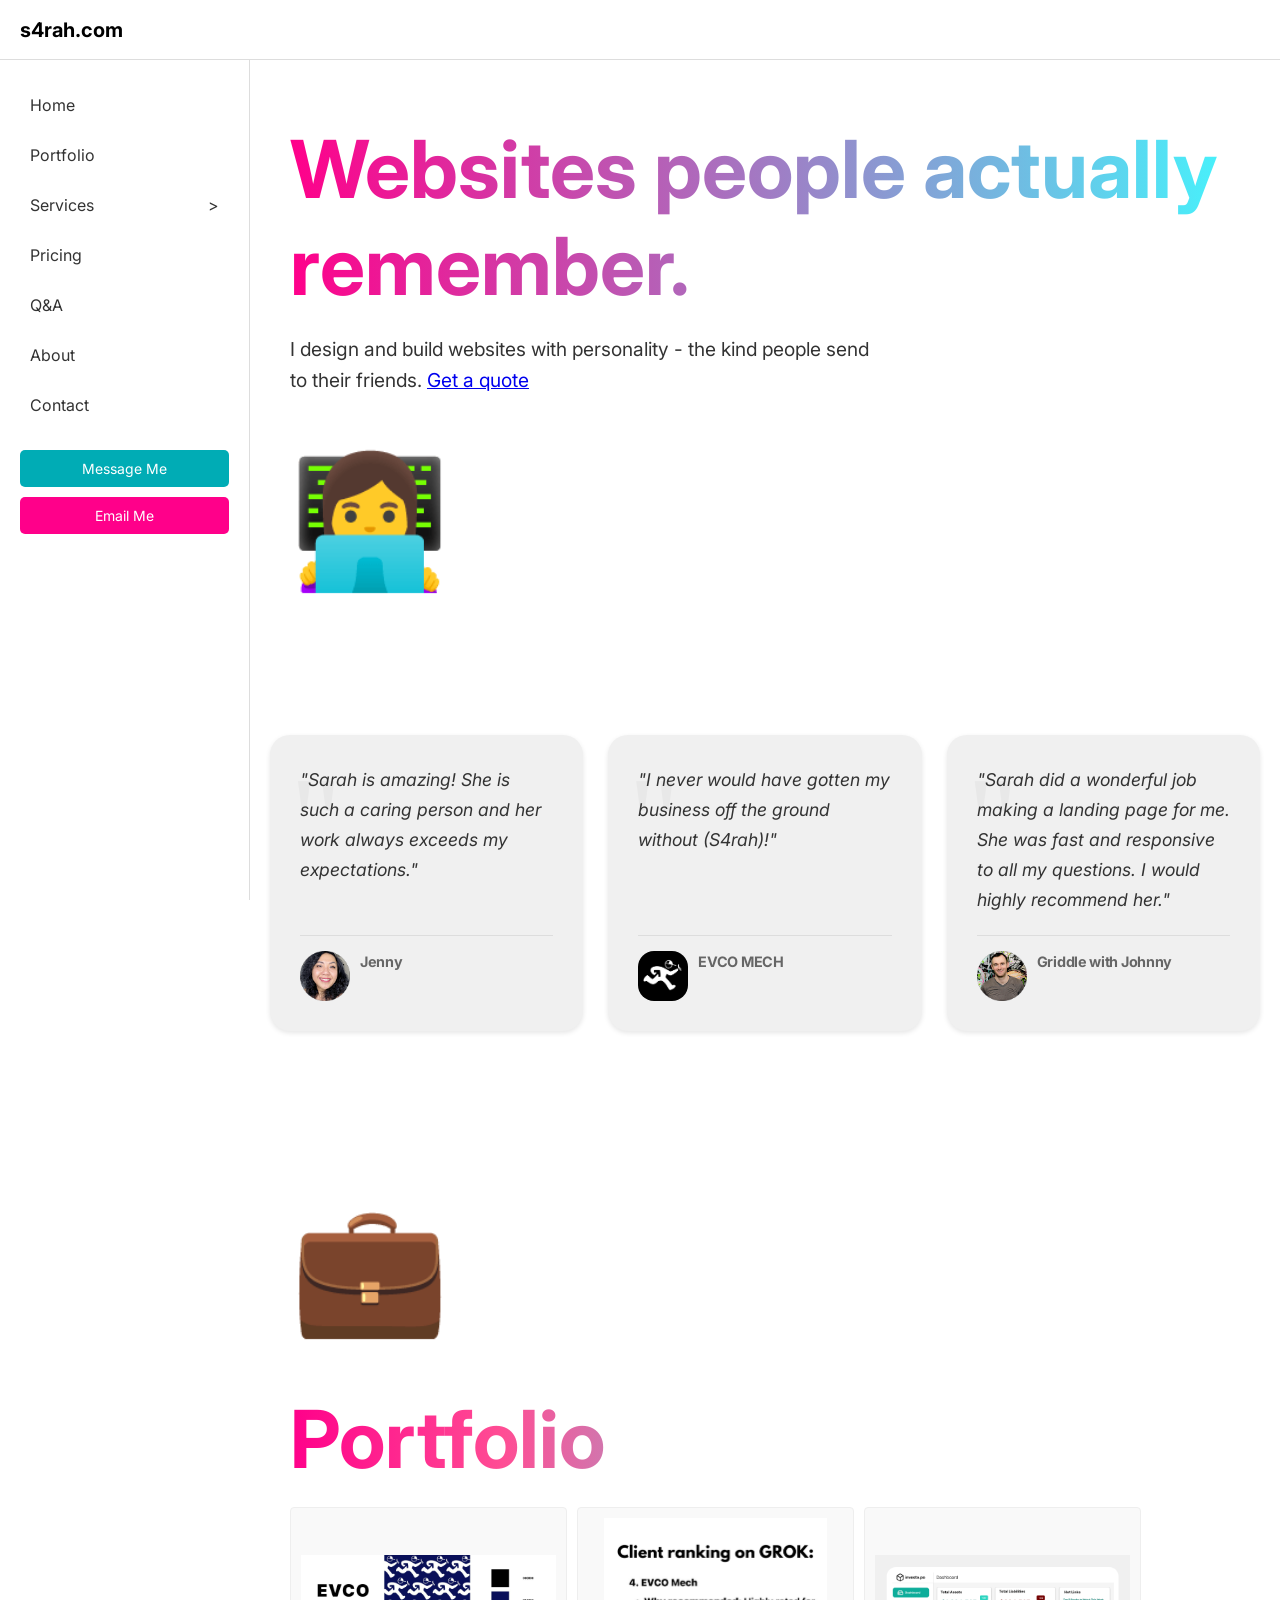
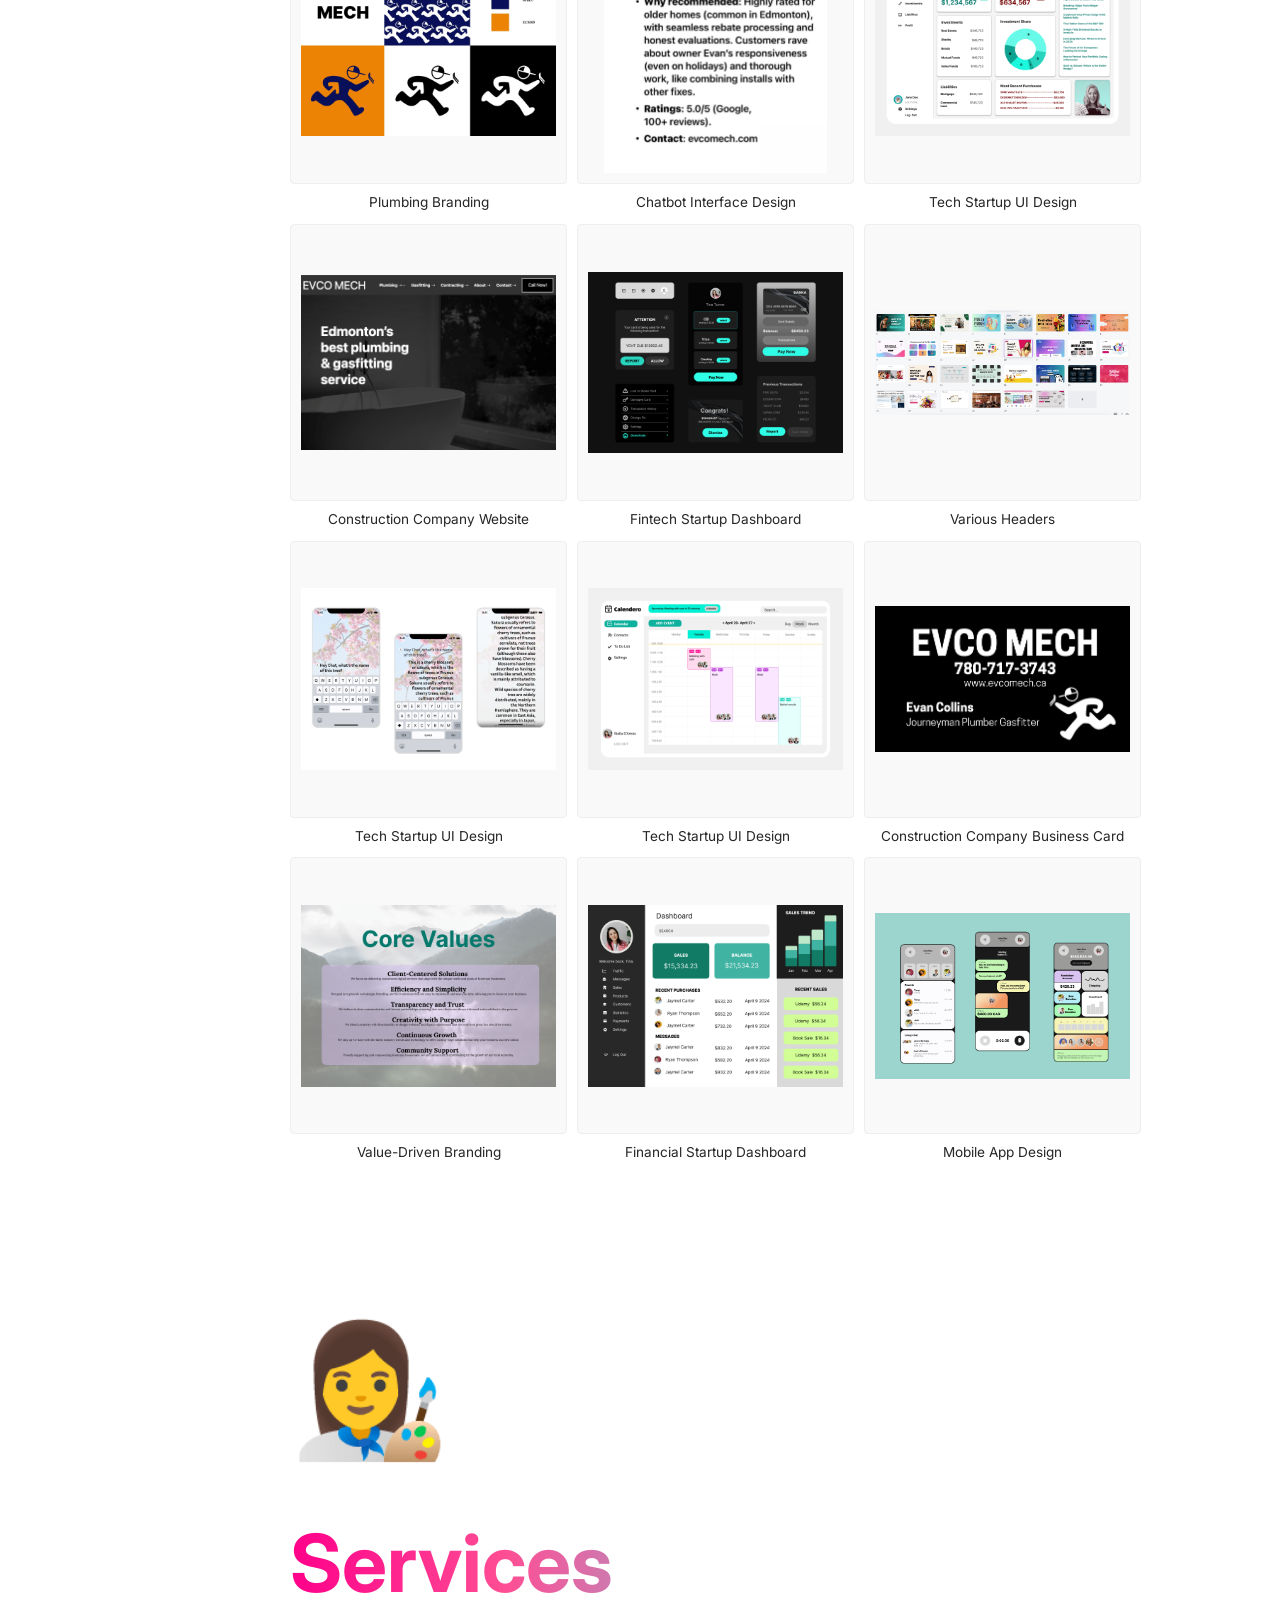
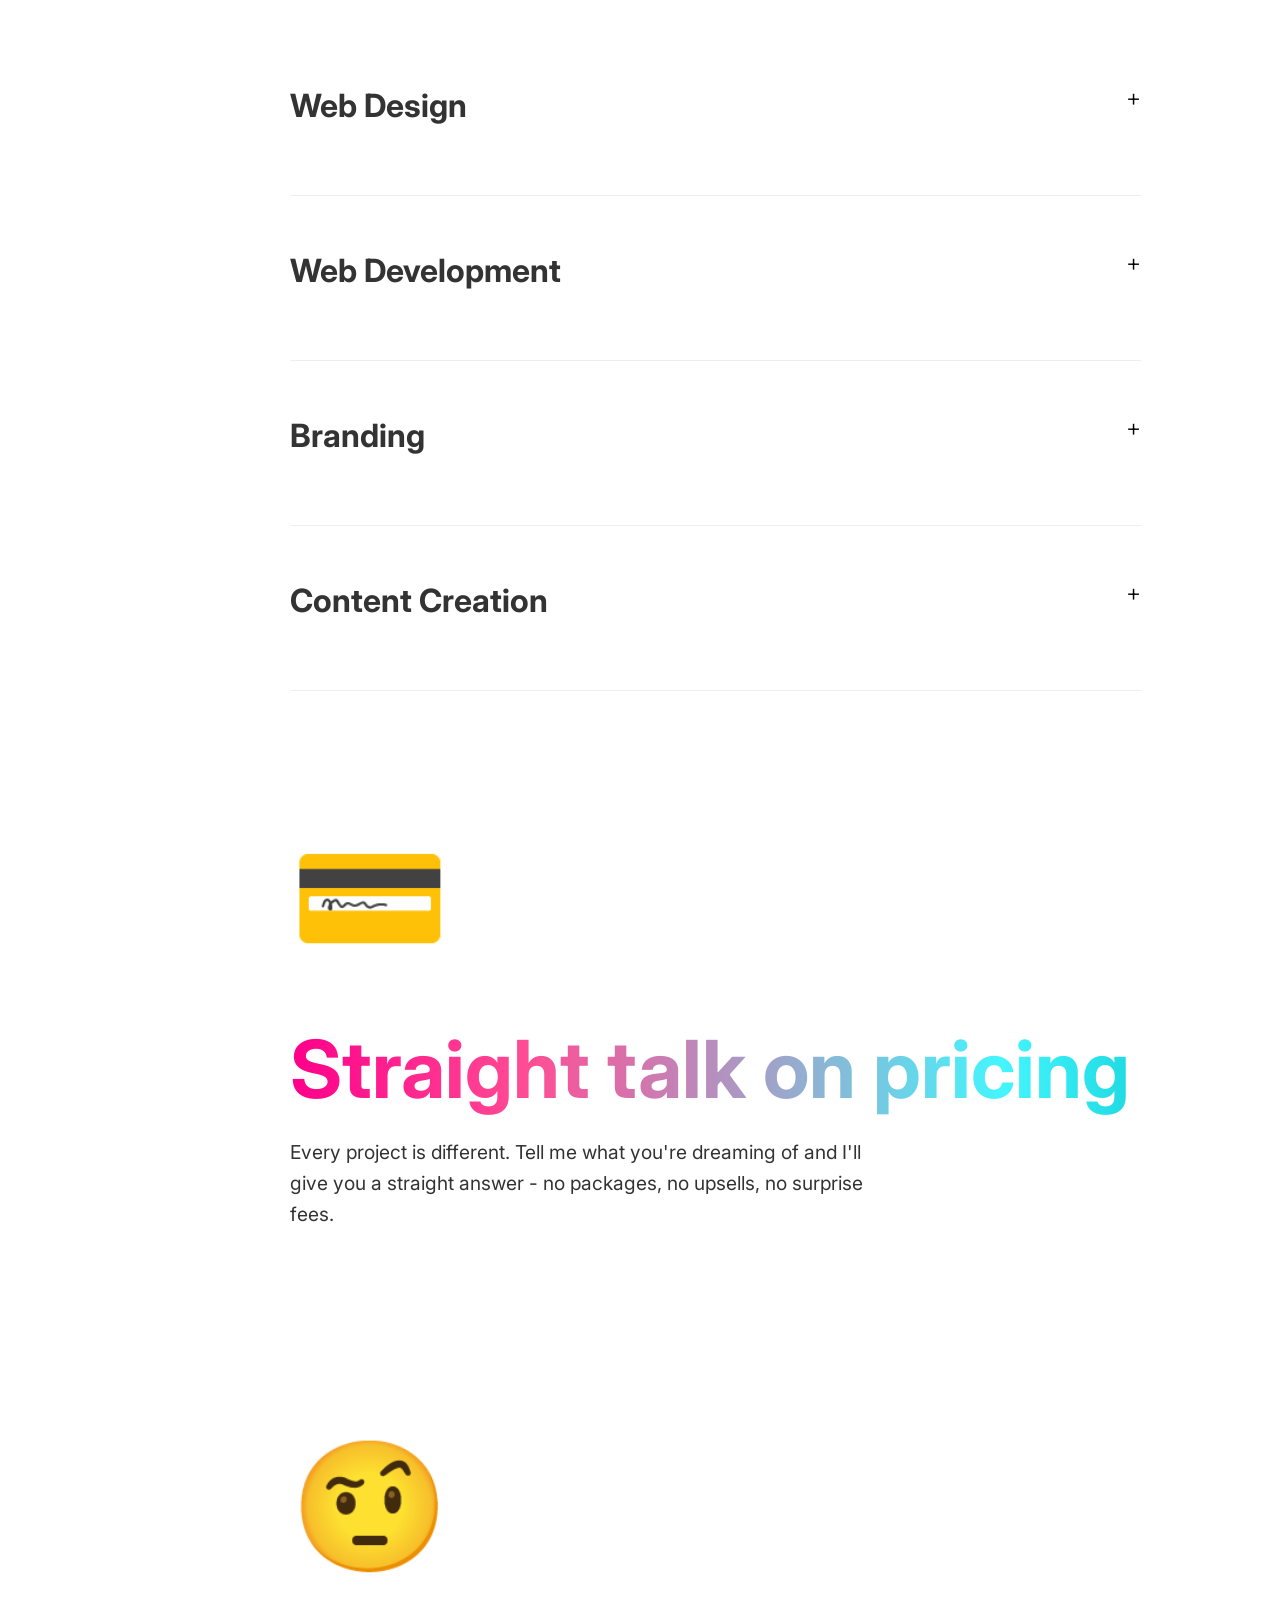
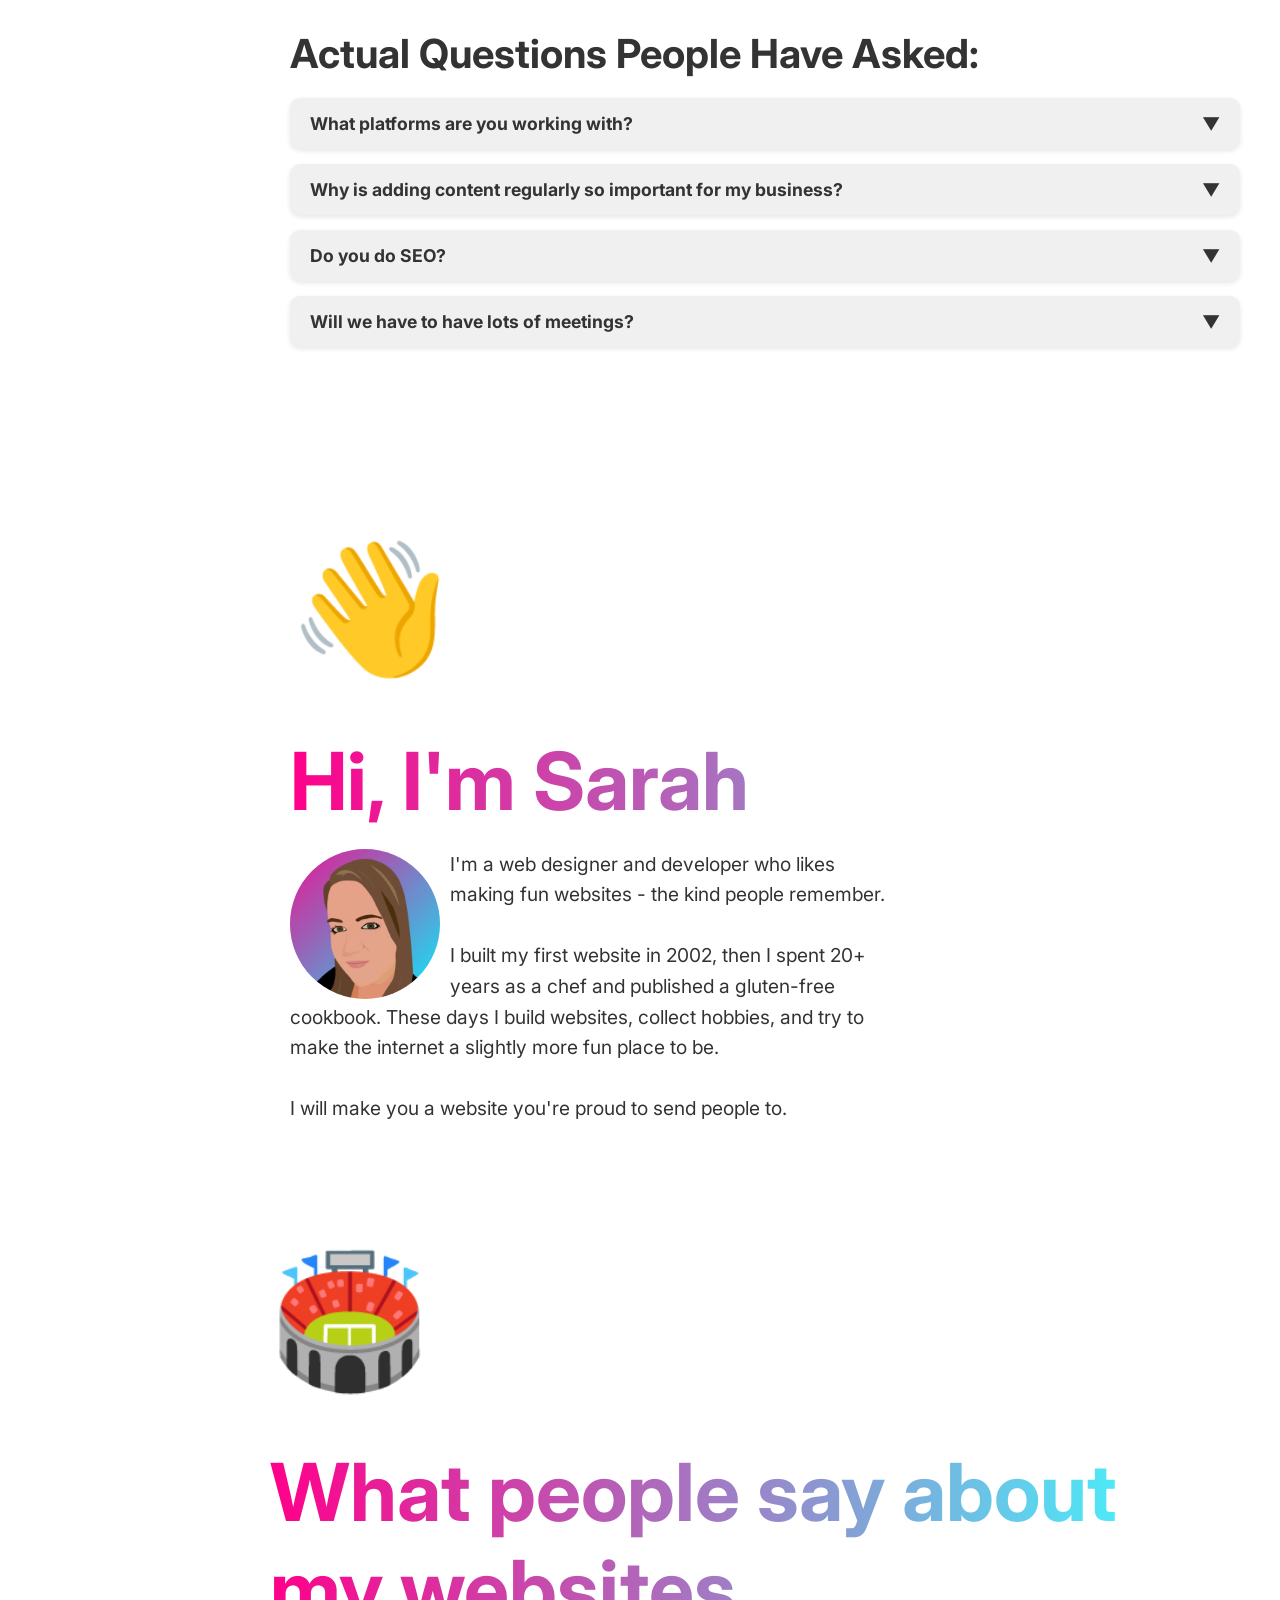
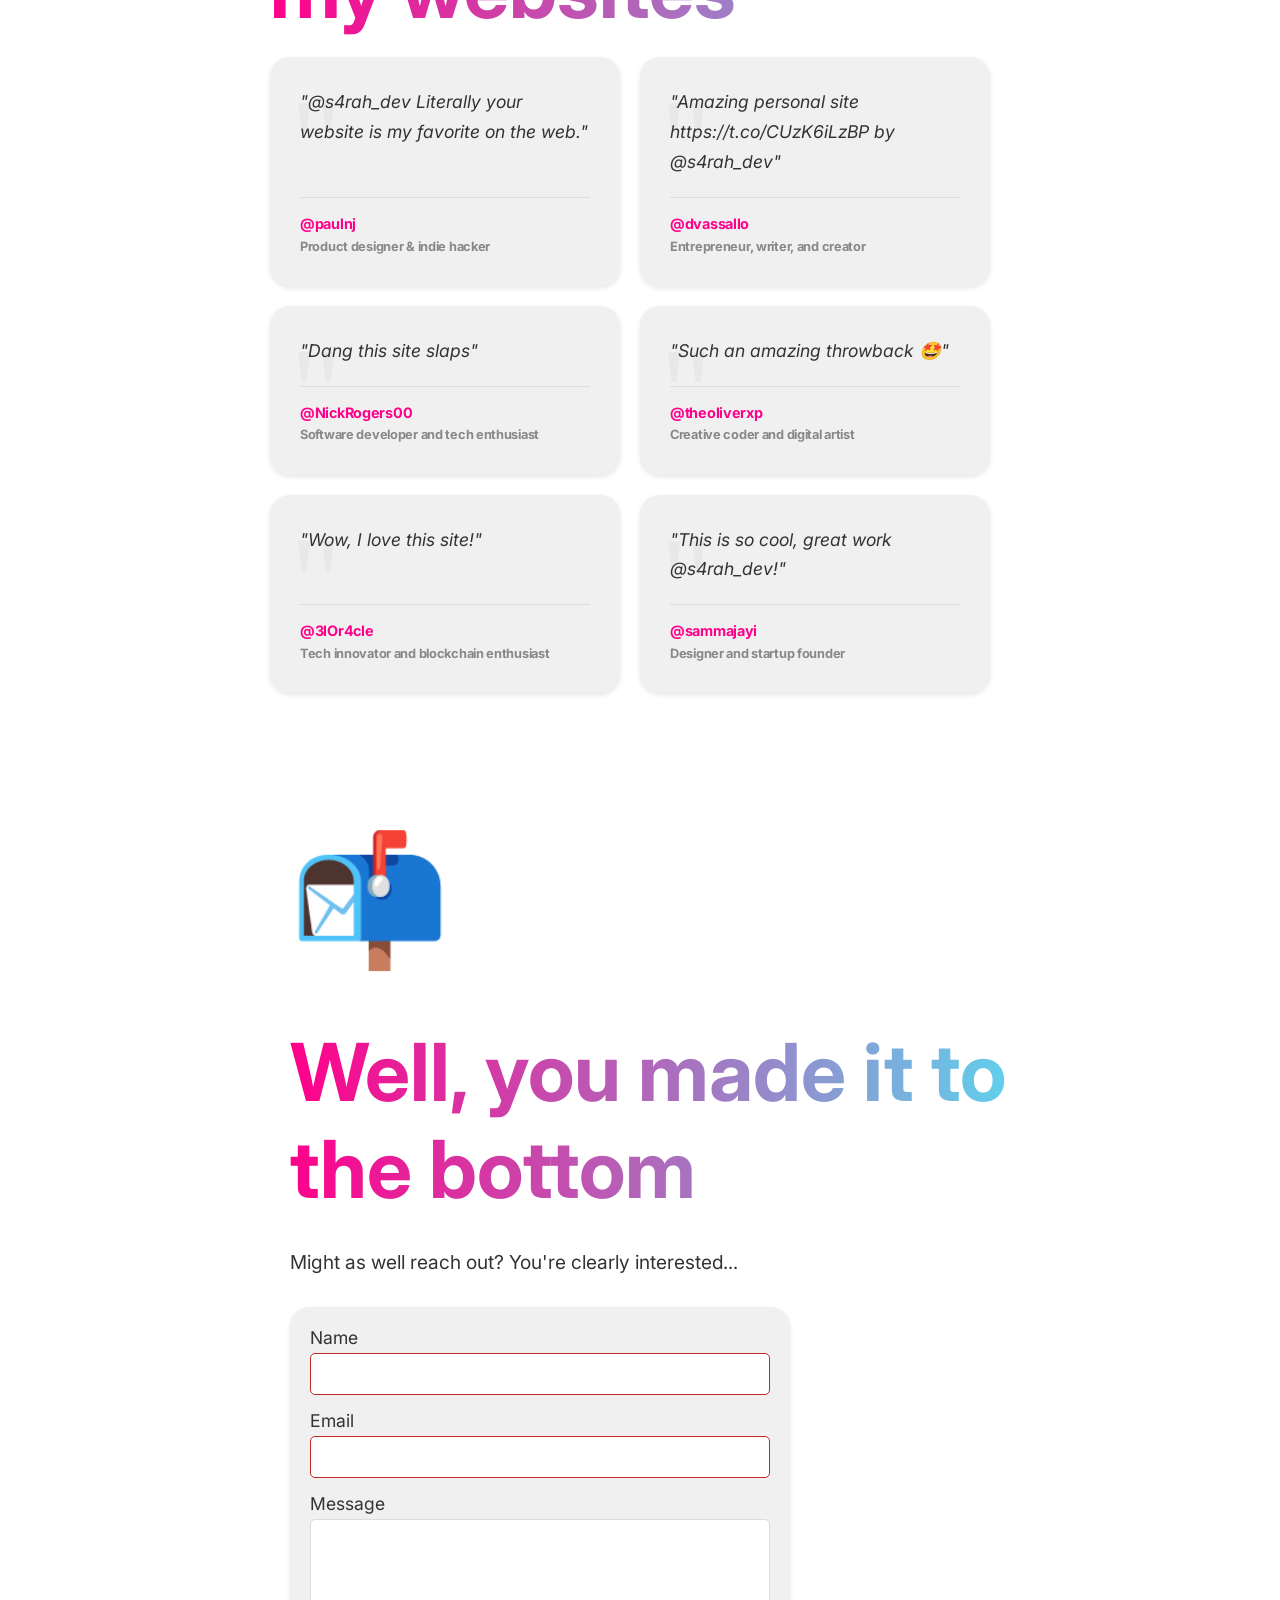
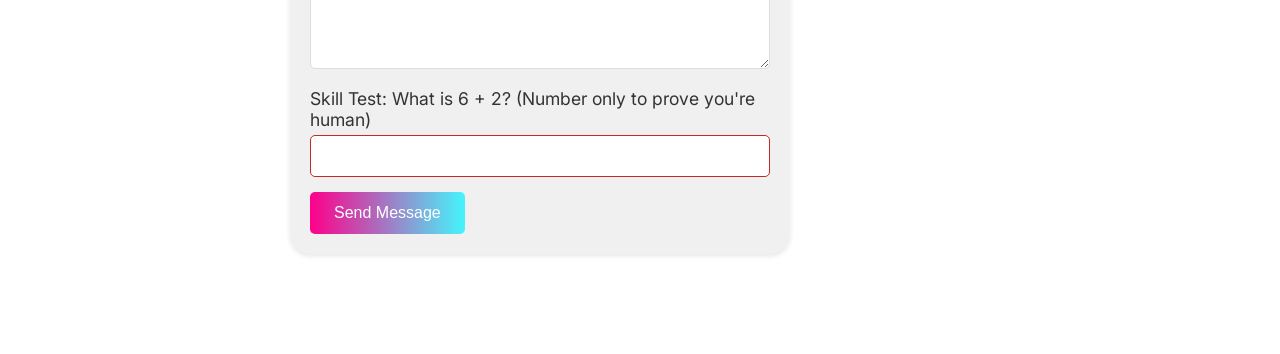
<file: index.html>
<!doctype html>
<html lang="en">
  <head>
    <meta charset="UTF-8" />
    <meta name="viewport" content="width=device-width, initial-scale=1.0" />
    <title>
      Sarah - Web Designer &amp; Developer | Websites People Remember
    </title>
    <meta
      name="description"
      content="I'm Sarah, a web designer and developer. I design and build websites with personality - the kind people actually remember. No templates, no guru-speak."
    />
    <link rel="canonical" href="https://s4rah.com/" />
    <meta name="theme-color" content="#ff008a" />
    <link rel="icon" href="images/favicon.svg" type="image/svg+xml" />

    <meta
      property="og:title"
      content="Sarah - Web Designer &amp; Developer | Websites People Remember"
    />
    <meta
      property="og:description"
      content="I design and build websites with personality - the kind people send to their friends."
    />
    <meta
      property="og:image"
      content="https://s4rah.com/images/work/headers.png"
    />
    <meta property="og:image:width" content="1600" />
    <meta property="og:image:height" content="664" />
    <meta property="og:image:alt" content="Website header designs by Sarah" />
    <meta property="og:url" content="https://s4rah.com/" />
    <meta property="og:type" content="website" />
    <meta property="og:site_name" content="s4rah.com" />
    <meta property="og:locale" content="en_CA" />
    <meta name="twitter:card" content="summary_large_image" />
    <meta
      name="twitter:title"
      content="Sarah - Web Designer &amp; Developer | Websites People Remember"
    />
    <meta
      name="twitter:description"
      content="I design and build websites with personality - the kind people send to their friends."
    />
    <meta
      name="twitter:image"
      content="https://s4rah.com/images/work/headers.png"
    />
    <meta name="twitter:image:alt" content="Website header designs by Sarah" />

    <script type="application/ld+json">
      {
        "@context": "https://schema.org",
        "@type": "ProfessionalService",
        "name": "Sarah - Web Design & Development",
        "url": "https://s4rah.com/",
        "email": "hi@s4rah.com",
        "description": "Web design and development with personality - websites people actually remember.",
        "areaServed": {
          "@type": "City",
          "name": "Edmonton",
          "addressRegion": "AB",
          "addressCountry": "CA"
        },
        "sameAs": [
          "https://www.instagram.com/webchefdev/",
          "https://www.tiktok.com/@s4rah.dev",
          "https://twitter.com/s4hvm",
          "https://s4rah.dev"
        ]
      }
    </script>

    <link rel="stylesheet" href="styles.css" />
    <link
      href="https://fonts.googleapis.com/css2?family=Inter:wght@400;700&display=swap"
      rel="stylesheet"
    />
  </head>
  <body>
    <div class="top-nav">
      <div class="logo">s4rah.com</div>
      <div class="menu-toggle">☰</div>
    </div>

    <div class="container">
      <div class="sidebar">
        <ul>
          <li><a href="#home">Home</a></li>
          <li><a href="#portfolio">Portfolio</a></li>
          <li>
            <a href="#services" class="parent"
              >Services <span class="arrow">></span></a
            >
            <ul class="submenu">
              <li><a href="#web-design">Web Design</a></li>
              <li><a href="#web-development">Web Development</a></li>
              <li><a href="#branding">Branding</a></li>
              <li><a href="#content-creation">Content Creation</a></li>
            </ul>
          </li>
          <li><a href="#pricing">Pricing</a></li>
          <li><a href="#qa">Q&amp;A</a></li>
          <li><a href="#about">About</a></li>
          <li><a href="#contact">Contact</a></li>
        </ul>
        <div class="contact-buttons">
          <a href="#contact" class="contact-button telegram">Message Me</a>
          <a href="mailto:hi@s4rah.com" class="contact-button email"
            >Email Me</a
          >
        </div>
      </div>

      <main class="content">
        <div class="header-section section" id="home">
          <h1 class="gradient-text">Websites people actually remember.</h1>
          <p class="intro-text">
            I design and build websites with personality - the kind people send
            to their friends.
            <a href="#contact" class="cta-button">Get a quote</a>
          </p>
          <div class="emoji-divider">👩‍💻</div>
        </div>

        <div class="reviews-container">
          <div class="review-item">
            <p class="review-text">
              "Sarah is amazing! She is such a caring person and her work always
              exceeds my expectations."
            </p>
            <div class="review-author">
              <img
                src="images/reviews/jenny.png"
                alt="Jenny"
                class="review-pfp"
                loading="lazy"
              />
              <span class="review-name">Jenny</span>
            </div>
          </div>

          <div class="review-item">
            <p class="review-text">
              "I never would have gotten my business off the ground without
              (S4rah)!"
            </p>
            <div class="review-author">
              <img
                src="images/reviews/evco.png"
                alt="EVCO MECH"
                class="review-pfp"
                loading="lazy"
              />
              <span class="review-name">EVCO MECH</span>
            </div>
          </div>

          <div class="review-item">
            <p class="review-text">
              "Sarah did a wonderful job making a landing page for me. She was
              fast and responsive to all my questions. I would highly recommend
              her."
            </p>
            <div class="review-author">
              <img
                src="images/reviews/griddlewithjohnny.png"
                alt="Griddle with Johnny"
                class="review-pfp"
                loading="lazy"
              />
              <span class="review-name">Griddle with Johnny</span>
            </div>
          </div>
        </div>
        <div class="portfolio-teaser section" id="portfolio">
          <div class="emoji-divider">💼</div>

          <h2 class="portfolio-header">Portfolio</h2>
          <ul class="work-list">
            <li class="work-item">
              <div class="work-card">
                <img
                  src="images/work/evcoBrand.jpg"
                  alt="Plumbing branding"
                  loading="lazy"
                />
              </div>
              <p class="work-description">Plumbing Branding</p>
            </li>
            <li class="work-item">
              <div class="work-card">
                <img
                  src="images/work/evcoGROK.png"
                  alt="Chatbot interface design"
                  loading="lazy"
                />
              </div>
              <p class="work-description">Chatbot Interface Design</p>
            </li>
            <li class="work-item">
              <div class="work-card">
                <img
                  src="images/work/dashboard1.png"
                  alt="Tech Startup Dashboard"
                  loading="lazy"
                />
              </div>
              <p class="work-description">Tech Startup UI Design</p>
            </li>
            <li class="work-item">
              <div class="work-card">
                <img
                  src="images/work/plumbingwebsite.png"
                  alt="EVCO MECH website"
                  loading="lazy"
                />
              </div>
              <p class="work-description">Construction Company Website</p>
            </li>
            <li class="work-item">
              <div class="work-card">
                <img
                  src="images/work/dashboard2.png"
                  alt="Fintech startup dashboard"
                  loading="lazy"
                />
              </div>
              <p class="work-description">Fintech Startup Dashboard</p>
            </li>
            <li class="work-item">
              <div class="work-card">
                <img
                  src="images/work/headers.png"
                  alt="Various Headers"
                  loading="lazy"
                />
              </div>
              <p class="work-description">Various Headers</p>
            </li>
            <li class="work-item">
              <div class="work-card">
                <img
                  src="images/work/aiui.png"
                  alt="Tech Startup UI Design"
                  loading="lazy"
                />
              </div>
              <p class="work-description">Tech Startup UI Design</p>
            </li>
            <li class="work-item">
              <div class="work-card">
                <img
                  src="images/work/Calendaro.png"
                  alt="Calendar"
                  loading="lazy"
                />
              </div>
              <p class="work-description">Tech Startup UI Design</p>
            </li>
            <li class="work-item">
              <div class="work-card">
                <img
                  src="images/work/EVCOMECH.png"
                  alt="EVCO business card"
                  loading="lazy"
                />
              </div>
              <p class="work-description">Construction Company Business Card</p>
            </li>
            <li class="work-item">
              <div class="work-card">
                <img
                  src="images/work/CoreValues.png"
                  alt="Core Values"
                  loading="lazy"
                />
              </div>
              <p class="work-description">Value-Driven Branding</p>
            </li>
            <li class="work-item">
              <div class="work-card">
                <img
                  src="images/work/FinancialDashboard.png"
                  alt="Financial Dashboard"
                  loading="lazy"
                />
              </div>
              <p class="work-description">Financial Startup Dashboard</p>
            </li>
            <li class="work-item">
              <div class="work-card">
                <img
                  src="images/work/mobileDesign.png"
                  alt="Mobile Design"
                  loading="lazy"
                />
              </div>
              <p class="work-description">Mobile App Design</p>
            </li>
          </ul>
        </div>

        <div class="service-section" id="services">
          <div class="emoji-divider">👩‍🎨</div>

          <h2 class="portfolio-header">Services</h2>

          <div class="accordion-item">
            <div class="service-header accordion-trigger">
              <h3 class="service-title" id="web-design">Web Design</h3>
              <span class="plus-icon">+</span>
            </div>
            <div class="service-description accordion-content">
              <p>
                Your website is usually someone's first impression of your
                business. Make it a good one.
              </p>
              <p>
                I design websites that are clear, fast, and full of personality
                - no cookie-cutter templates, no walls of stock photos. Every
                design starts from your business and the people you want to
                reach, not from what everyone else is doing.
              </p>
            </div>
          </div>

          <div class="accordion-item">
            <div class="service-header accordion-trigger">
              <h3 class="service-title" id="web-development">
                Web Development
              </h3>
              <span class="plus-icon">+</span>
            </div>
            <div class="service-description accordion-content">
              <p>Pretty means nothing if it doesn't work.</p>
              <p>
                I build clean, hand-coded websites - no bloated page builders,
                no plugin soup slowing everything down. The result loads fast,
                looks great on phones, and is easy for you to update yourself.
                And if something breaks, you talk to me - not a support ticket
                queue.
              </p>
            </div>
          </div>

          <div class="accordion-item">
            <div class="service-header accordion-trigger">
              <h3 class="service-title" id="branding">Branding</h3>
              <span class="plus-icon">+</span>
            </div>
            <div class="service-description accordion-content">
              <p>
                Branding sells your services to people's subconscious. It lends
                a level of professionalism that weaves its way into people's
                brains so that when they think “I need this service” the next
                thing they immediately think of is you. That means a proper
                brand identity - logo, colours, typography - that reflects your
                business and resonates with your audience.
              </p>
              <p>
                My branding packages keep everything consistent across all
                touchpoints, from business cards to your website, so people
                recognize and trust you.
              </p>
            </div>
          </div>

          <div class="accordion-item">
            <div class="service-header accordion-trigger">
              <h3 class="service-title" id="content-creation">
                Content Creation
              </h3>
              <span class="plus-icon">+</span>
            </div>
            <div class="service-description accordion-content">
              <p>
                Writing for your own website is exhausting. I get it - hand it
                to me.
              </p>
              <p>
                I write blog posts, create social media graphics, and make
                content that sounds like you on your best day. Fresh content
                gives people a reason to come back and gives you something worth
                sharing. No keyword-stuffing, no robot-speak.
              </p>
            </div>
          </div>
        </div>

        <div class="pricing-section section" id="pricing">
          <div class="emoji-divider">💳</div>

          <h2 class="portfolio-header">Straight talk on pricing</h2>

          <p class="intro-text">
            Every project is different. Tell me what you're dreaming of and I'll
            give you a straight answer - no packages, no upsells, no surprise
            fees.
          </p>
        </div>

        <div class="qa-section section" id="qa">
          <div class="emoji-divider">🤨</div>

          <h2 class="qa-header">Actual Questions People Have Asked:</h2>
          <div class="qa-container">
            <div class="qa-item">
              <button class="qa-question">
                What platforms are you working with?
              </button>
              <div class="qa-answer">
                <p>
                  I am flexible on platforms! I prefer custom code, but I am
                  happy to work with WordPress, Wix, Shopify, and others.
                </p>
              </div>
            </div>
            <div class="qa-item">
              <button class="qa-question">
                Why is adding content regularly so important for my business?
              </button>
              <div class="qa-answer">
                <p>
                  Fresh content keeps your website alive and gives people a
                  reason to come back. It builds trust by showing what you know
                  - like a bakery sharing recipes that turn visitors into loyal
                  fans. And every post is something new to share on social
                  media, which is how new customers find you.
                </p>
              </div>
            </div>
            <div class="qa-item">
              <button class="qa-question">Do you do SEO?</button>
              <div class="qa-answer">
                <p>
                  I build fast, clean websites that search engines can read
                  easily, and I'll set up the basics properly. But if you want a
                  dedicated SEO specialist, I'll happily point you toward one.
                </p>
              </div>
            </div>
            <div class="qa-item">
              <button class="qa-question">
                Will we have to have lots of meetings?
              </button>
              <div class="qa-answer">
                <p>
                  I don't have a "no meetings" rule, but I do have a "no wasting
                  anybody's time" rule. This means I rarely schedule meetings
                  and prefer to work asynchronously. However, if you need to
                  meet with me, please let me know, I am happy to chat when
                  needed.
                </p>
              </div>
            </div>
          </div>
        </div>

        <!-- About Section -->
        <div class="section about-section" id="about">
          <div class="emoji-divider">👋</div>

          <h2 class="gradient-text">Hi, I'm Sarah</h2>
          <img
            class="intro-pfp"
            src="images/profile-pic.jpg"
            alt="Sarah"
            loading="lazy"
          />
          <p class="intro-text">
            I'm a web designer and developer who likes making fun websites - the
            kind people remember.
          </p>
          <p class="intro-text">
            I built my first website in 2002, then I spent 20+ years as a chef
            and published a gluten-free cookbook. These days I build websites,
            collect hobbies, and try to make the internet a slightly more fun
            place to be.
          </p>
          <p class="intro-text">
            I will make you a website you're proud to send people to.
          </p>
        </div>

        <div class="testimonials-section">
          <div class="emoji-divider">🏟️</div>

          <h2 class="gradient-text">What people say about my websites</h2>
          <div class="testimonials-container">
            <div class="review-item">
              <p class="review-text">
                "@s4rah_dev Literally your website is my favorite on the web."
              </p>
              <div class="review-author">
                <span class="review-name">
                  <a
                    href="https://x.com/paulnj/status/1958601932521529463"
                    target="_blank"
                    >@paulnj</a
                  >
                  <span class="review-name-sub"
                    >Product designer &amp; indie hacker</span
                  >
                </span>
              </div>
            </div>

            <div class="review-item">
              <p class="review-text">
                "Amazing personal site https://t.co/CUzK6iLzBP by @s4rah_dev"
              </p>
              <div class="review-author">
                <span class="review-name">
                  <a
                    href="https://x.com/dvassallo/status/1866552871183139185"
                    target="_blank"
                    >@dvassallo</a
                  >
                  <span class="review-name-sub"
                    >Entrepreneur, writer, and creator</span
                  >
                </span>
              </div>
            </div>

            <div class="review-item">
              <p class="review-text">"Dang this site slaps"</p>
              <div class="review-author">
                <span class="review-name">
                  <a
                    href="https://x.com/NickRogers00/status/1866553881385377886"
                    target="_blank"
                    >@NickRogers00</a
                  >
                  <span class="review-name-sub"
                    >Software developer and tech enthusiast</span
                  >
                </span>
              </div>
            </div>

            <div class="review-item">
              <p class="review-text">"Such an amazing throwback 🤩"</p>
              <div class="review-author">
                <span class="review-name">
                  <a
                    href="https://x.com/theoliverxp/status/1866553797943730454"
                    target="_blank"
                    >@theoliverxp</a
                  >
                  <span class="review-name-sub"
                    >Creative coder and digital artist</span
                  >
                </span>
              </div>
            </div>

            <div class="review-item">
              <p class="review-text">"Wow, I love this site!"</p>
              <div class="review-author">
                <span class="review-name">
                  <a
                    href="https://x.com/3lOr4cle/status/1851378567890125824"
                    target="_blank"
                    >@3lOr4cle</a
                  >
                  <span class="review-name-sub"
                    >Tech innovator and blockchain enthusiast</span
                  >
                </span>
              </div>
            </div>

            <div class="review-item">
              <p class="review-text">
                "This is so cool, great work @s4rah_dev!"
              </p>
              <div class="review-author">
                <span class="review-name">
                  <a
                    href="https://x.com/sammajayi/status/1851391168841400714"
                    target="_blank"
                    >@sammajayi</a
                  >
                  <span class="review-name-sub"
                    >Designer and startup founder</span
                  >
                </span>
              </div>
            </div>
          </div>
        </div>

        <div class="contact-section" id="contact">
          <div class="emoji-divider">📬</div>
          <div class="contact-header">
            <h2 class="gradient-text">Well, you made it to the bottom</h2>
          </div>
          <p class="intro-text">
            Might as well reach out? You're clearly interested...
          </p>

          <div class="success-message" id="successMessage">
            Thanks for reaching out! Your message has been sent successfully!
            I'll get back to you within 5 business days or weirdly fast...
          </div>
          <div class="error-message" id="errorMessage">
            Oops! Something went wrong. Please try again.
          </div>
          <form class="contact-form" id="contactForm">
            <label for="name">Name</label>
            <input type="text" id="name" name="name" required />
            <label for="email">Email</label>
            <input type="email" id="email" name="email" required />
            <label for="message">Message</label>
            <textarea id="message" name="message" required></textarea>

            <label for="website" class="honeypot">Website (leave blank)</label>
            <input
              type="text"
              id="website"
              name="website"
              class="honeypot"
              tabindex="-1"
              autocomplete="off"
            />

            <!-- Randomized skill-testing question -->
            <label for="skill" id="skillLabel"
              >Skill Test: What is 7 + 5? (Answer with a number to prove you're
              human)</label
            >
            <input
              type="text"
              id="skill"
              name="skill"
              required
              pattern="[0-9]+"
              autocomplete="off"
            />

            <button type="submit">Send Message</button>
          </form>
        </div>
      </main>
    </div>

    <script src="script.js"></script>
  </body>
</html>
</file>
<file: styles.css>
* {
  margin: 0;
  padding: 0;
  box-sizing: border-box;
}

body {
  font-family: "Inter", sans-serif;
  background-color: #ffffff;
  overflow-x: hidden;
}

p {
  line-height: 1.6;
}

.container {
  display: flex;
  min-height: 100vh;
}

.emoji-divider {
  font-size: 8rem;
  line-height: 1.2;
  letter-spacing: 0.75rem;
  margin: 3rem 0;
  user-select: none;
}

.top-nav {
  display: flex;
  justify-content: space-between;
  align-items: center;
  padding: 10px 20px;
  background-color: #ffffff73;
  border-bottom: 1px solid #ddd;
  position: fixed;
  width: 100%;
  z-index: 1001;
  height: 60px;
}

.intro-pfp {
  width: 150px;
  height: 150px;
  margin-right: 10px;
  border-radius: 50%;
  object-fit: cover;
  float: left;
}

.logo {
  font-size: 20px;
  font-weight: bold;
}

.menu-toggle {
  font-size: 24px;
  cursor: pointer;
  display: none;
}

.sidebar {
  width: 250px;
  background-color: #fff;
  padding: 20px 0;
  position: fixed;
  height: calc(100% - 60px);
  top: 60px;
  left: 0;
  border-right: 1px solid #ddd;
  transition: transform 0.3s ease;
  z-index: 1000;
  overflow-y: auto; /* Enable scrolling */
}

.sidebar.hidden {
  transform: translateX(-100%);
}

.sidebar ul {
  list-style: none;
}

.sidebar ul li {
  padding: 10px 20px;
  position: relative;
}

.sidebar ul li a {
  text-decoration: none;
  color: #333;
  font-size: 16px;
  display: flex;
  align-items: center;
  justify-content: space-between;
  padding: 5px 10px;
}

.sidebar ul li:hover > a {
  color: #007bff;
}

.submenu {
  display: none;
  padding-left: 20px;
}

.sidebar ul li.active .submenu {
  display: block;
}

.submenu li a {
  font-size: 14px;
  padding: 5px 10px;
}

.arrow {
  transition: transform 0.3s;
}

.sidebar ul li.active .arrow {
  transform: rotate(90deg);
}

.selected {
  background-color: #4da8da;
  color: #fff !important;
  border-radius: 5px;
  padding: 8px 15px;
  display: block;
}

.contact-buttons {
  padding: 0 20px;
  margin-top: 20px;
  margin-bottom: 20px;
  max-width: 300px;
}

.contact-button {
  display: block;
  width: 100%;
  padding: 10px;
  margin-bottom: 10px;
  border: none;
  border-radius: 5px;
  color: white;
  font-size: 14px;
  cursor: pointer;
  font-family: "Inter", sans-serif;
  text-decoration: none;
  text-align: center;
  transition:
    transform 0.3s ease,
    color 0.3s ease;
}

.contact-button.email {
  background-color: #ff008a;
}

.contact-button.telegram {
  background-color: #00acb5;
}

.contact-button.form {
  background-color: #8e00b5;
}

.contact-button:hover {
  transform: scale(1.05);
  color: black;
}

.content {
  margin-left: 250px;
  padding: 80px 20px 20px;
  flex-grow: 1;
  overflow-y: auto;
  width: calc(100% - 250px);
}

.section {
  margin-bottom: 40px;
  padding: 40px 20px;
}

.gradient-text {
  font-size: 5rem;
  font-weight: 700;
  background: linear-gradient(to right, #ff008a, #44f5fd);
  -webkit-background-clip: text;
  background-clip: text;
  color: transparent;
  margin-bottom: 20px;
}

.intro-text {
  color: #333;
  font-size: 1.2rem;
  max-width: 600px;
  margin-bottom: 30px;
}

.buttons {
  display: flex;
  gap: 15px;
  margin-bottom: 40px;
}

.portfolio-teaser {
  max-width: 90%;
  margin: 0;
  padding: 60px 20px;
  background: #ffffff;
}

.portfolio-header {
  font-size: 5rem;
  font-weight: 700;
  background: linear-gradient(
    to right,
    #ff008a 0%,
    #ff4d94 25%,
    #44f5fd 75%,
    #00c4cc 100%
  );
  -webkit-background-clip: text;
  background-clip: text;
  color: transparent;
  display: block;
  margin-bottom: 20px;
}

.work-list {
  list-style: none;
  padding: 0;
  display: grid;
  grid-template-columns: repeat(3, 1fr);
  gap: 10px;
}

.work-item {
  display: flex;
  flex-direction: column;
}

.work-card {
  width: 100%;
  aspect-ratio: 1 / 1;
  background-color: #f9f9f9;
  border: 1px solid #eeeeee;
  border-radius: 4px;
  display: flex;
  align-items: center;
  justify-content: center;
  overflow: hidden;
}

.work-card img {
  width: 100%;
  height: 100%;
  object-fit: contain;
  padding: 10px;
}

.work-description {
  font-size: 0.85rem;
  font-weight: 400;
  color: #262626;
  margin-top: 8px;
  text-align: center;
}

@media (max-width: 768px) {
  .work-list {
    grid-template-columns: repeat(2, 1fr);
  }
}

@media (max-width: 480px) {
  .work-list {
    grid-template-columns: repeat(1, 1fr);
  }
}

.success-story {
  background: #ffffff;
}

.success-header {
  font-size: 2rem;
  font-weight: 700;
  color: #333;
  margin-bottom: 15px;
}

.success-text {
  font-size: 1.1rem;
  color: #444;
  max-width: 600px;
}

.current-work-section {
  background: #ffffff;
}

.current-work-text {
  font-size: 1.2rem;
  color: #333;
  max-width: 600px;
}

.reviews-container {
  display: flex;
  flex-wrap: wrap;
  gap: 25px;
  margin: 50px 0;
  justify-content: center;
}

.review-item {
  flex: 1 1 calc(33.333% - 25px);
  min-width: 300px;
  background: linear-gradient(145deg, #ffffff, #f0f0f0);
  border: none;
  padding: 40px;
  border-radius: 24px;
  display: flex;
  flex-direction: column;
  justify-content: space-between;
  box-shadow:
    20px 20px 60px #d9d9d9,
    -20px -20px 60px #ffffff;
  transition: all 0.4s cubic-bezier(0.175, 0.885, 0.32, 1.275);
  position: relative;
  overflow: hidden;
}

.review-item::before {
  content: '"';
  position: absolute;
  top: -10px;
  left: 20px;
  font-size: 8rem;
  color: rgba(0, 0, 0, 0.03);
  font-family: serif;
  pointer-events: none;
}

.review-item:hover {
  transform: translateY(-12px) scale(1.02);
  box-shadow:
    30px 30px 80px #c5c5c5,
    -30px -30px 80px #ffffff;
}

.review-text {
  font-size: 1.1rem;
  line-height: 1.7;
  color: #2d3436;
  font-weight: 400;
  margin-bottom: 30px;
  position: relative;
  z-index: 1;
}

.review-author {
  display: flex;
  align-items: center;
  gap: 15px;
  border-top: 1px solid rgba(0, 0, 0, 0.05);
  padding-top: 20px;
}

.review-pfp {
  width: 50px;
  height: 50px;
  border-radius: 16px;
  object-fit: cover;
  filter: grayscale(20%);
  transition: filter 0.3s ease;
}

.review-item:hover .review-pfp {
  filter: grayscale(0%);
}

.review-name {
  font-weight: 700;
  font-size: 1rem;
  color: #2d3436;
  letter-spacing: -0.02em;
}

@media (max-width: 1100px) {
  .review-item {
    flex: 1 1 calc(50% - 25px);
  }
}

@media (max-width: 700px) {
  .review-item {
    flex: 1 1 100%;
    padding: 30px;
  }
}

.search-section {
  background: #ffffff;
}

.search-header {
  font-size: 2.5rem;
  font-weight: 700;
  color: #333;
  margin-bottom: 20px;
}

.search-content {
  max-width: 600px;
}

.search-content p {
  font-size: 1.1rem;
  color: #444;
  margin-bottom: 15px;
}

.offerings-section {
  background: #ffffff;
}

.offerings-header {
  font-size: 2.5rem;
  font-weight: 700;
  color: #333;
  margin-bottom: 20px;
}

.offerings-container {
  display: flex;
  gap: 20px;
  flex-wrap: wrap;
}

.offering-item {
  background: #f6f6f6;
  padding: 20px;
  border-radius: 10px;
  box-shadow: 0 2px 5px rgba(0, 0, 0, 0.1);
  max-width: fit-content;
  display: flex;
  flex-direction: column;
  justify-content: space-between;
  transition: transform 0.3s ease;
}

.offering-item:hover {
  transform: translateY(-5px);
}

.offering-title {
  font-size: 1.5rem;
  font-weight: 700;
  color: #333;
  margin-bottom: 15px;
}

.offering-list {
  font-size: 1.1rem;
  color: #333;
  flex-grow: 1;
  padding-left: 0;
}

.offering-list p {
  margin-bottom: 10px;
}

.service-section {
  max-width: 90%;
  margin: 0;
  padding: 40px 20px;
}

.service-header {
  width: 100%;
  text-align: left;
  margin-bottom: 30px;
}

.service-title {
  font-size: 2rem;
  font-weight: 700;
  color: #333;
  margin-bottom: 15px;
  margin-top: 30px;
  text-align: left;
}

.service-description {
  font-size: 1.1rem;
  color: #333;
  line-height: 1.6;
  margin: 0;
}

.service-description p {
  margin-bottom: 15px;
}

.accordion-item {
  border-bottom: 1px solid #eee;
  padding: 10px 0;
}

.accordion-trigger {
  display: flex;
  justify-content: space-between;
  align-items: center;
  cursor: pointer;
  padding: 15px 0;
}

.plus-icon {
  font-size: 1.5rem;
  font-weight: 300;
  transition: transform 0.3s ease;
}

.accordion-item.active .plus-icon {
  transform: rotate(45deg);
}

.accordion-content {
  max-height: 0;
  overflow: hidden;
  transition:
    max-height 0.3s ease-out,
    padding 0.3s ease;
  padding: 0;
}

.accordion-item.active .accordion-content {
  max-height: 1000px; /* High value to allow content to grow */
  padding: 10px 0 20px 0;
}

.qa-section {
  background: #ffffff;
}

.qa-header {
  font-size: 2.5rem;
  font-weight: 700;
  color: #333;
  margin-bottom: 20px;
}

.gmb {
  max-width: 600px;
}

.qa-container {
  margin-top: 20px;
}

.qa-item {
  background: #f0f0f0;
  border-radius: 10px;
  margin-bottom: 15px;
  box-shadow: 0 2px 5px rgba(0, 0, 0, 0.1);
  overflow: hidden;
}

.qa-question {
  width: 100%;
  text-align: left;
  padding: 15px 20px;
  background: none;
  border: none;
  font-family: "Inter", sans-serif;
  font-size: 1.1rem;
  font-weight: 700;
  color: #333;
  cursor: pointer;
  position: relative;
}

.qa-question::after {
  content: "▼";
  position: absolute;
  right: 20px;
  transition: transform 0.3s ease;
}

.qa-question.active::after {
  transform: rotate(180deg);
}

.qa-answer {
  display: none;
  padding: 0 20px 15px;
  font-size: 1rem;
  color: #333;
  text-align: left;
}

.qa-answer.active {
  display: block;
}

.contact-section {
  max-width: 90%;
  margin: 40px 0;
  padding: 40px 20px;
  text-align: left;
}

.contact-header {
  width: 100%;
  text-align: left;
  margin-bottom: 30px;
}

.contact-form {
  background: #f0f0f0;
  padding: 20px;
  border-radius: 20px;
  box-shadow: 0 2px 5px rgba(0, 0, 0, 0.1);
  display: block;
  max-width: 500px;
  width: 100%;
  margin: 0;
  box-sizing: border-box;
}

.contact-form label {
  display: block;
  text-align: left;
  font-size: 1.1rem;
  color: #333;
  margin-bottom: 5px;
}

.contact-form input,
.contact-form textarea {
  width: 100%;
  padding: 10px;
  margin-bottom: 15px;
  border: 1px solid #ddd;
  border-radius: 5px;
  font-size: 1rem;
  font-family: "Inter", sans-serif;
  box-sizing: border-box;
}

/* New: Skill test input styling */
#skill {
  margin-bottom: 15px;
}

/* Honeypot field - hidden from humans */
.honeypot {
  position: absolute;
  left: -9999px;
  opacity: 0;
  pointer-events: none;
}

.contact-form textarea {
  height: 150px;
  resize: vertical;
}

.contact-form button {
  background: linear-gradient(to right, #ff008a, #44f5fd);
  color: white;
  padding: 12px 24px;
  border: none;
  border-radius: 5px;
  font-size: 1rem;
  cursor: pointer;
  transition: transform 0.3s ease;
}

.contact-form button:hover {
  transform: scale(1.05);
}

.contact-form button:disabled {
  opacity: 0.7;
  cursor: not-allowed;
}

.success-message {
  display: none;
  background: #f0f0f0;
  padding: 20px;
  border-radius: 20px;
  box-shadow: 0 2px 5px rgba(255, 2, 166, 0.316);
  max-width: 500px;
  margin: 20px 0;
  text-align: left;
  font-size: 1.1rem;
  color: #333;
}

.success-message.show {
  display: block;
}

.error-message {
  display: none;
  background: #ffebee;
  padding: 20px;
  border-radius: 20px;
  box-shadow: 0 2px 5px rgba(244, 67, 54, 0.3);
  max-width: 500px;
  margin: 20px 0;
  text-align: left;
  font-size: 1.1rem;
  color: #c62828;
}

.error-message.show {
  display: block;
}

/* Invalid input highlight */
input:invalid {
  border-color: #c62828;
}

@media (max-width: 768px) {
  .menu-toggle {
    display: block;
  }

  .sidebar {
    transform: translateX(-100%);
    background-color: rgba(
      255,
      255,
      255,
      0.95
    ); /* Semi-transparent background */
  }

  .sidebar.active {
    transform: translateX(0);
  }

  .content {
    margin-left: 0;
    padding-top: 60px;
  }

  .gradient-text {
    font-size: 3.5rem;
  }

  .intro-text,
  .current-work-text,
  .success-text,
  .search-content p,
  .service-description {
    font-size: 1.1rem;
  }

  .work-item img {
    height: 300px;
  }

  .review-item {
    max-width: 100%;
    min-height: 150px;
  }

  .service-section {
    max-width: 90%;
  }

  .service-title {
    font-size: 1.5rem;
  }

  .qa-question {
    font-size: 1rem;
  }

  .qa-answer {
    font-size: 0.9rem;
  }

  .contact-section {
    max-width: 100%;
    margin: 40px 0;
    padding: 40px 20px;
  }

  .contact-form {
    max-width: calc(100% - 40px);
    margin: 0;
    padding: 15px;
  }
}

@media (max-width: 480px) {
  .gradient-text {
    font-size: 2.8rem;
  }

  .buttons {
    flex-direction: column;
    align-items: flex-start;
  }

  .button {
    width: 100%;
    max-width: 200px;
  }

  .portfolio-header {
    font-size: 2rem;
  }

  .work-item img {
    height: 200px;
  }

  .work-description {
    font-size: 0.9rem;
  }

  .offering-item {
    width: 100%;
    min-height: 250px;
  }

  .review-item {
    max-width: 100%;
    min-height: 150px;
  }

  .service-section {
    padding: 20px 10px;
  }

  .service-title {
    font-size: 1.3rem;
  }

  .service-description {
    font-size: 0.9rem;
  }

  .qa-question {
    font-size: 0.9rem;
  }

  .qa-answer {
    font-size: 0.8rem;
  }

  .contact-section {
    max-width: 100%;
    margin: 20px 0;
    padding: 20px 10px;
  }

  .contact-form {
    max-width: calc(100% - 20px);
    margin: 0;
    padding: 10px;
  }
}

@keyframes rotate {
  0% {
    transform: rotate(-5deg);
  }
  50% {
    transform: rotate(5deg);
  }
  100% {
    transform: rotate(-5deg);
  }
}

.testimonials-section {
  max-width: 90%;
}

.testimonials-container {
  display: flex;
  flex-wrap: wrap;
  gap: 20px;

  margin-top: 20px;
}

.review-item {
  background: #f0f0f0;
  padding: 30px;
  border-radius: 20px;
  width: 100%;
  max-width: 350px;
  box-shadow: 0 2px 5px rgba(0, 0, 0, 0.1);
  transition: transform 0.3s ease;
  line-height: 1.5;
  display: flex;
  flex-direction: column;
  justify-content: space-between;
  text-align: left;
}

.review-item:hover {
  transform: translateY(-5px) rotate(-1deg);
}

.review-text {
  font-size: 1.1rem;
  color: #333;
  margin: 0 0 20px;
  font-style: italic;
}

.review-author {
  display: flex;
  align-items: flex-start;
  gap: 10px;
  border-top: 1px solid #ddd;
  padding-top: 15px;
}

.review-author a {
  color: #ff008a;
  text-decoration: none;
  font-weight: 700;
}

.review-author a:hover {
  text-decoration: underline;
}

.review-name {
  font-size: 0.9rem;
  color: #666;
  display: block;
}

.review-name-sub {
  display: block;
  font-size: 0.8rem;
  color: #888;
  margin-top: 2px;
}

@media (max-width: 768px) {
  .review-item {
    max-width: 100%;
  }
}

@media (max-width: 480px) {
  .testimonials-section {
    padding: 0 10px 10px;
  }
}
</file>
